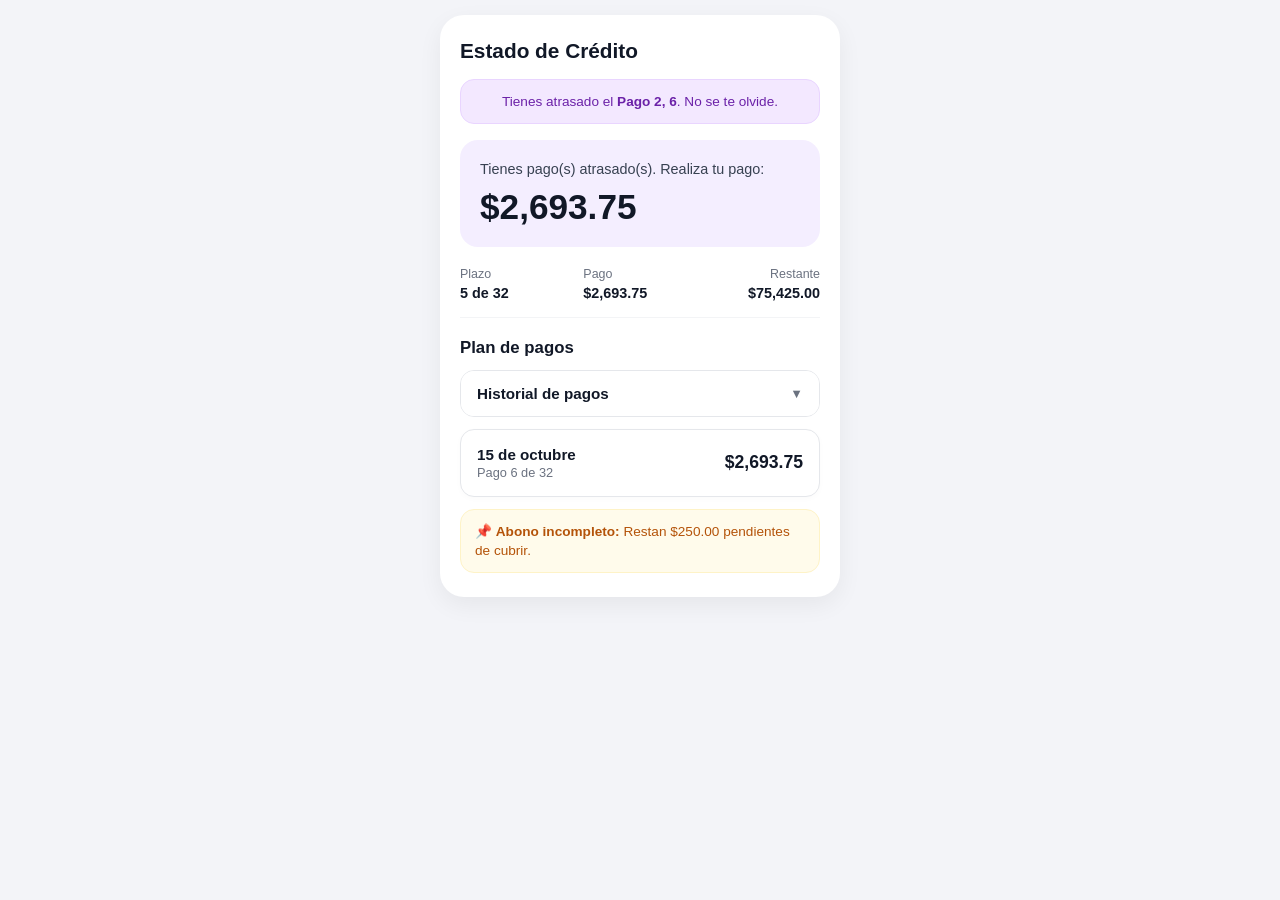
<file: index.html>
<!DOCTYPE html>
<html lang="es">
<head>
  <meta charset="UTF-8">
  <meta name="viewport" content="width=device-width, initial-scale=1.0">
  <title>Estado de Crédito</title>
  <style>
    * {
      box-sizing: border-box;
      margin: 0;
      padding: 0;
      font-family: -apple-system, BlinkMacSystemFont, "Segoe UI", Roboto, Helvetica, Arial, sans-serif;
    }

    body {
      background-color: #f3f4f8;
      color: #1a1a1a;
      display: flex;
      justify-content: center;
      align-items: flex-start;
      min-height: 100vh;
      padding: 15px;
    }

    .app-card {
      background: #ffffff;
      width: 100%;
      max-width: 400px;
      border-radius: 24px;
      padding: 24px 20px;
      box-shadow: 0 8px 24px rgba(0, 0, 0, 0.06);
    }

    .header-title {
      font-size: 1.3rem;
      font-weight: 700;
      color: #111827;
      margin-bottom: 16px;
    }

    /* ESTILO MORADO PASTEL / LILA SUAVE (PAGOS PENDIENTES) */
    .alerta-suave {
      background-color: #f3e8ff;
      border: 1px solid #e9d5ff;
      color: #6b21a8;
      padding: 12px 14px;
      border-radius: 14px;
      font-size: 0.85rem;
      text-align: center;
      line-height: 1.4;
      margin-bottom: 16px;
      font-weight: 500;
    }

    .hero-box {
      background-color: #f4eeff;
      border-radius: 18px;
      padding: 20px;
      margin-bottom: 20px;
    }

    .hero-text {
      font-size: 0.9rem;
      color: #374151;
      font-weight: 500;
      line-height: 1.3;
      margin-bottom: 8px;
    }

    .hero-price {
      font-size: 2.2rem;
      font-weight: 800;
      color: #111827;
    }

    .summary-grid {
      display: grid;
      grid-template-columns: repeat(3, 1fr);
      gap: 10px;
      border-bottom: 1px solid #f3f4f6;
      padding-bottom: 16px;
      margin-bottom: 20px;
    }

    .summary-item .label {
      font-size: 0.78rem;
      color: #6b7280;
      margin-bottom: 4px;
    }

    .summary-item .val {
      font-size: 0.9rem;
      font-weight: 700;
      color: #111827;
    }

    .section-label {
      font-size: 1.05rem;
      font-weight: 700;
      color: #111827;
      margin-bottom: 12px;
    }

    .dropdown-container {
      border: 1px solid #e5e7eb;
      border-radius: 14px;
      overflow: hidden;
      margin-bottom: 12px;
      background: #ffffff;
    }

    .dropdown-btn {
      width: 100%;
      padding: 14px 16px;
      background: #ffffff;
      border: none;
      display: flex;
      justify-content: space-between;
      align-items: center;
      font-size: 0.95rem;
      font-weight: 600;
      color: #111827;
      cursor: pointer;
    }

    .dropdown-btn span.arrow {
      font-size: 0.8rem;
      transition: transform 0.3s ease;
      color: #6b7280;
    }

    .dropdown-btn.active span.arrow {
      transform: rotate(180deg);
    }

    .dropdown-content {
      display: none;
      border-top: 1px solid #f3f4f6;
      background-color: #fafafa;
    }

    .history-item {
      padding: 12px 16px;
      display: flex;
      justify-content: space-between;
      align-items: center;
      border-bottom: 1px solid #f3f4f6;
    }

    .history-item:last-child {
      border-bottom: none;
    }

    .history-status-paid {
      font-size: 0.75rem;
      color: #059669;
      font-weight: 600;
    }

    .history-status-pending {
      font-size: 0.75rem;
      color: #dc2626;
      font-weight: 700;
    }

    .history-date {
      font-size: 0.75rem;
      color: #6b7280;
      margin-top: 2px;
    }

    .payment-card {
      border: 1px solid #e5e7eb;
      background-color: #ffffff;
      border-radius: 14px;
      padding: 16px;
      display: flex;
      justify-content: space-between;
      align-items: center;
      box-shadow: 0 2px 6px rgba(0,0,0,0.02);
    }

    .payment-date {
      font-size: 0.95rem;
      font-weight: 600;
      color: #111827;
    }

    .payment-num {
      font-size: 0.8rem;
      color: #6b7280;
      margin-top: 2px;
    }

    .payment-amount {
      font-size: 1.1rem;
      font-weight: 800;
      color: #111827;
    }

    /* ESTILO AMARILLO PASTEL SUAVE EN CSS */
    .alerta-incompleto-pastel {
      background-color: #fffbeb !important;
      border: 1px solid #fef3c7 !important;
      color: #b45309 !important;
      padding: 12px 14px;
      border-radius: 14px;
      font-size: 0.85rem;
      margin-top: 12px;
      line-height: 1.4;
    }
  </style>
</head>
<body>

  <div class="app-card">
    <div class="header-title" id="secretTrigger" style="cursor: default; user-select: none;">Estado de Crédito</div>

    <!-- AVISO SUPERIOR SUAVE -->
    <div id="bannerAtrasado" class="alerta-suave" style="display: none;">
      Tienes atrasado el <strong id="pagoAtrasadoTexto">Pago</strong>. No se te olvide.
    </div>

    <!-- TARJETA DESTACADA LILA -->
    <div class="hero-box">
      <div class="hero-text" id="displayAviso">Tienes pago(s) atrasado(s). Realiza tu pago:</div>
      <div class="hero-price" id="displayMontoPagar">$0.00</div>
    </div>

    <!-- RESUMEN DE DATOS -->
    <div class="summary-grid">
      <div class="summary-item">
        <div class="label">Plazo</div>
        <div class="val" id="displayPlazo">0 de 32</div>
      </div>
      <div class="summary-item">
        <div class="label">Pago</div>
        <div class="val" id="displayMontoQuincenal">$0.00</div>
      </div>
      <div class="summary-item" style="text-align: right;">
        <div class="label">Restante</div>
        <div class="val" id="displaySaldo">$0.00</div>
      </div>
    </div>

    <!-- PLAN DE PAGOS -->
    <div class="section-label">Plan de pagos</div>

    <!-- DESPLEGABLE HISTORIAL DE PAGOS -->
    <div class="dropdown-container" id="containerPagosRealizados" style="display: none;">
      <button class="dropdown-btn" onclick="togglePagos()">
        <span>Historial de pagos</span>
        <span class="arrow">▼</span>
      </button>
      <div class="dropdown-content" id="listaPagosRealizados">
        <!-- Se insertan con JavaScript -->
      </div>
    </div>

    <!-- PAGO VIGENTE O PENDIENTE -->
    <div class="payment-card">
      <div>
        <div class="payment-date" id="displayFecha">--</div>
        <div class="payment-num" id="displayPagoNum">Pago -- de 32</div>
      </div>
      <div class="payment-amount" id="displayMontoTarjeta">$0.00</div>
    </div>

    <!-- AVISO DE PAGO INCOMPLETO CON COLORES DIRECTOS PASTEL -->
    <div id="alertaIncompleto" class="alerta-incompleto-pastel" style="display: none; background-color: #fffbeb !important; border: 1px solid #fef3c7 !important; color: #b45309 !important;">
      📌 <strong>Abono incompleto:</strong> <span id="displayIncompleto">--</span>
    </div>
  </div>

  <script>
    fetch('datos.json?v=' + new Date().getTime())
      .then(response => response.json())
      .then(data => {
        const formatoMoneda = new Intl.NumberFormat('es-MX', {
          style: 'currency',
          currency: 'MXN'
        });

        const montoFormateado = formatoMoneda.format(data.montoPagar);
        const saldoFormateado = formatoMoneda.format(data.saldoActual);

        const pagoActual = parseInt(data.pagoActual) || 1;
        document.getElementById('displayPlazo').innerText = `${pagoActual - 1} de 32`;

        document.getElementById('displaySaldo').innerText = saldoFormateado;
        document.getElementById('displayPagoNum').innerText = `Pago ${data.pagoActual} de 32`;
        document.getElementById('displayFecha').innerText = data.fechaPago;
        document.getElementById('displayMontoPagar').innerText = montoFormateado;
        document.getElementById('displayMontoQuincenal').innerText = montoFormateado;
        document.getElementById('displayMontoTarjeta').innerText = montoFormateado;

        if (data.pagoAtrasado) {
          const detalleAtraso = data.pagoAtrasadoNum || `Pago ${data.pagoActual}`;
          const textoFinal = detalleAtraso.toString().toLowerCase().startsWith('pago') 
            ? detalleAtraso 
            : `Pago ${detalleAtraso}`;

          document.getElementById('pagoAtrasadoTexto').innerText = textoFinal;
          document.getElementById('bannerAtrasado').style.display = 'block';
          document.getElementById('displayAviso').innerText = 'Tienes pago(s) atrasado(s). Realiza tu pago:';
        } else {
          document.getElementById('bannerAtrasado').style.display = 'none';
          document.getElementById('displayAviso').innerText = 'Recuerda realizar tu pago quincenal puntualmente.';
        }

        const faltantes = data.pagosFaltantes || [];
        const fechasHistorial = data.fechasPagos || {};

        if (pagoActual > 1 || faltantes.length > 0) {
          const container = document.getElementById('containerPagosRealizados');
          const lista = document.getElementById('listaPagosRealizados');
          container.style.display = 'block';

          let htmlItems = '';
          for (let i = 1; i < pagoActual; i++) {
            const esFaltante = faltantes.includes(i);
            const fechaRealizado = fechasHistorial[i] || '';

            if (esFaltante) {
              htmlItems += `
                <div class="history-item" style="background-color: #fef2f2;">
                  <div>
                    <div style="font-size: 0.9rem; font-weight: 600; color: #991b1b;">Pago ${i} de 32</div>
                    <div class="history-status-pending">❌ Pendiente / No realizado</div>
                  </div>
                  <div style="font-size: 0.95rem; font-weight: 700; color: #991b1b;">${montoFormateado}</div>
                </div>
              `;
            } else {
              htmlItems += `
                <div class="history-item">
                  <div>
                    <div style="font-size: 0.9rem; font-weight: 600; color: #374151;">Pago ${i} de 32</div>
                    <div class="history-status-paid">✓ Realizado</div>
                    ${fechaRealizado ? `<div class="history-date">${fechaRealizado}</div>` : ''}
                  </div>
                  <div style="font-size: 0.95rem; font-weight: 700; color: #374151;">${montoFormateado}</div>
                </div>
              `;
            }
          }
          lista.innerHTML = htmlItems;
        }

        if (data.pagoIncompleto && data.montoFaltante > 0) {
          const faltante = formatoMoneda.format(data.montoFaltante);
          document.getElementById('displayIncompleto').innerText = `Restan ${faltante} pendientes de cubrir.`;
          document.getElementById('alertaIncompleto').style.display = 'block';
        } else {
          document.getElementById('alertaIncompleto').style.display = 'none';
        }
      })
      .catch(error => console.error('Error al cargar datos:', error));

    function togglePagos() {
      const content = document.getElementById('listaPagosRealizados');
      const btn = document.querySelector('.dropdown-btn');
      if (content.style.display === 'block') {
        content.style.display = 'none';
        btn.classList.remove('active');
      } else {
        content.style.display = 'block';
        btn.classList.add('active');
      }
    }

    let clicks = 0;
    document.getElementById('secretTrigger').addEventListener('click', () => {
      clicks++;
      if (clicks === 3) window.location.href = 'admin.html';
      setTimeout(() => { clicks = 0; }, 2000);
    });
  </script>
</body>
</html>
</file>
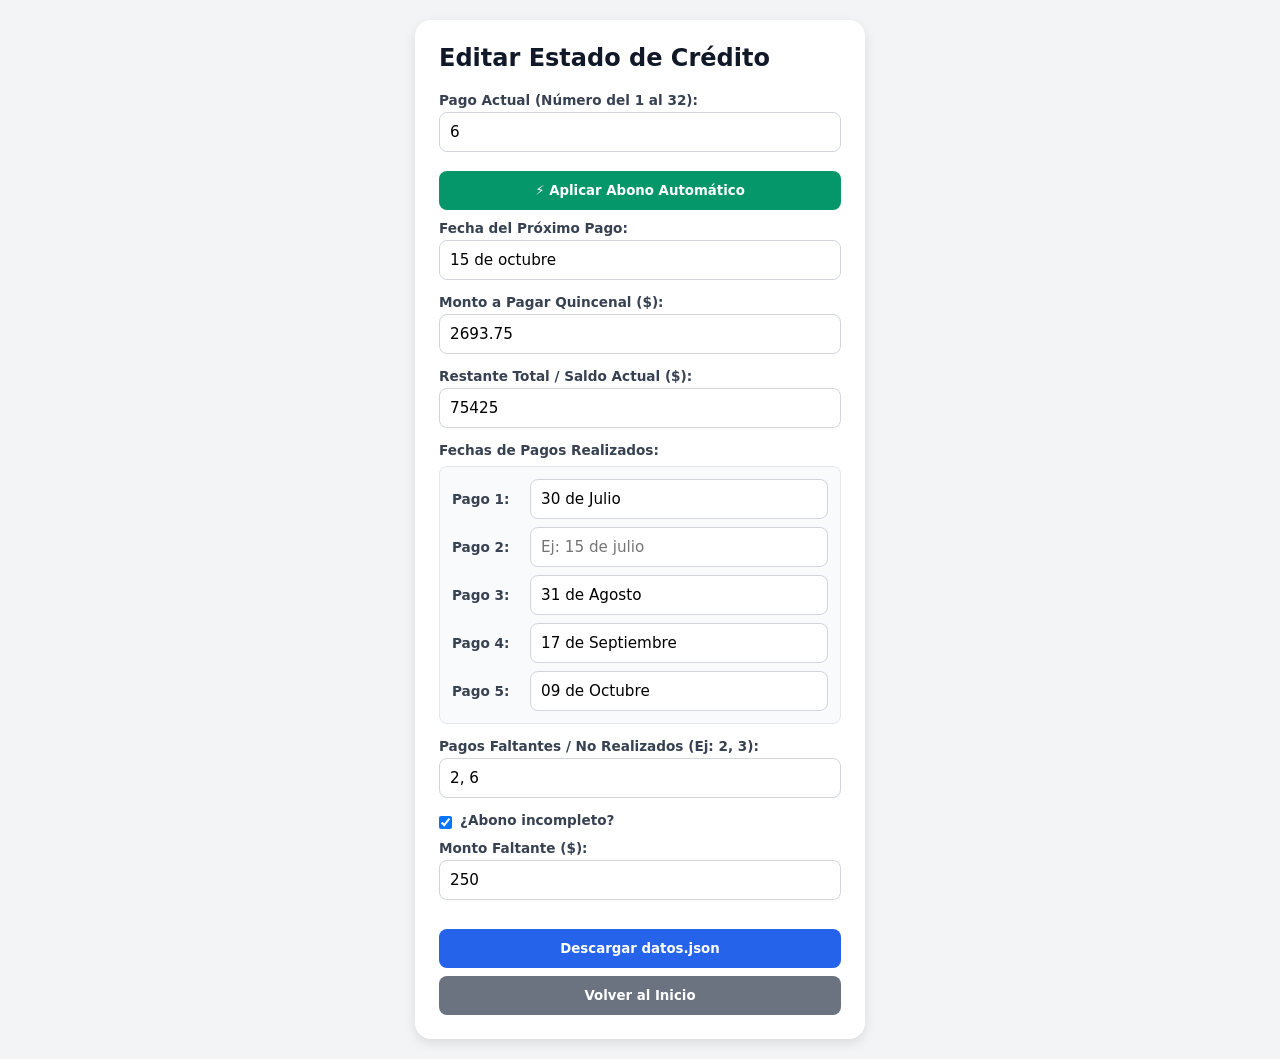
<file: admin.html>
<!DOCTYPE html>
<html lang="es">
<head>
  <meta charset="UTF-8">
  <meta name="viewport" content="width=device-width, initial-scale=1.0">
  <title>Panel de Administración</title>
  <style>
    * { box-sizing: border-box; margin: 0; padding: 0; font-family: system-ui, sans-serif; }
    body { background: #f3f4f6; padding: 20px; display: flex; justify-content: center; }
    .card { background: white; padding: 24px; border-radius: 16px; max-width: 450px; width: 100%; box-shadow: 0 4px 12px rgba(0,0,0,0.1); }
    h2 { margin-bottom: 20px; color: #111827; }
    .field { margin-bottom: 14px; }
    label { font-size: 0.85rem; font-weight: 600; color: #374151; display: block; margin-bottom: 4px; }
    input { width: 100%; padding: 10px; border: 1px solid #d1d5db; border-radius: 8px; font-size: 0.95rem; }
    .checkbox-group { display: flex; align-items: center; gap: 8px; margin-top: 10px; }
    .checkbox-group input { width: auto; }
    button { width: 100%; background: #2563eb; color: white; padding: 12px; border: none; border-radius: 8px; font-weight: 600; margin-top: 15px; cursor: pointer; }
    .abono-btn { background: #059669; margin-top: 5px; margin-bottom: 10px; }
    .abono-btn:hover { background: #047857; }
    .back-btn { background: #6b7280; margin-top: 8px; }
    .dates-box { background: #f9fafb; padding: 12px; border-radius: 8px; border: 1px solid #e5e7eb; margin-top: 8px; }
    .date-row { display: flex; align-items: center; gap: 8px; margin-bottom: 8px; }
    .date-row:last-child { margin-bottom: 0; }
    .date-row label { margin-bottom: 0; min-width: 70px; }
  </style>
</head>
<body>
  <div class="card">
    <h2>Editar Estado de Crédito</h2>
    
    <div class="field">
      <label>Pago Actual (Número del 1 al 32):</label>
      <input type="number" id="pagoActual" min="1" max="32" onchange="generarCamposFechas()">
    </div>

    <!-- BOTÓN DE APLICAR ABONO AUTOMÁTICO -->
    <button type="button" class="abono-btn" onclick="aplicarAbonoAutomatico()">⚡ Aplicar Abono Automático</button>

    <div class="field">
      <label>Fecha del Próximo Pago:</label>
      <input type="text" id="fechaPago">
    </div>

    <div class="field">
      <label>Monto a Pagar Quincenal ($):</label>
      <input type="number" step="0.01" id="montoPagar">
    </div>

    <div class="field">
      <label>Restante Total / Saldo Actual ($):</label>
      <input type="number" step="0.01" id="saldoActual">
    </div>

    <div class="field">
      <label>Fechas de Pagos Realizados:</label>
      <div id="contenedorFechas" class="dates-box">
        <span style="font-size: 0.8rem; color: #6b7280;">Sube el número de Pago Actual para registrar las fechas.</span>
      </div>
    </div>

    <div class="field">
      <label>Pagos Faltantes / No Realizados (Ej: 2, 3):</label>
      <input type="text" id="pagosFaltantes" placeholder="Números separados por comas">
    </div>

    <div class="checkbox-group">
      <input type="checkbox" id="pagoIncompleto">
      <label for="pagoIncompleto">¿Abono incompleto?</label>
    </div>

    <div class="field" id="boxIncompletoMonto" style="display: none; margin-top: 8px;">
      <label>Monto Faltante ($):</label>
      <input type="number" step="0.01" id="montoFaltante">
    </div>

    <button onclick="descargarJSON()">Descargar datos.json</button>
    <button class="back-btn" onclick="window.location.href='index.html'">Volver al Inicio</button>
  </div>

  <script>
    let fechasGuardadas = {};

    fetch('datos.json?v=' + new Date().getTime())
      .then(res => res.json())
      .then(data => {
        document.getElementById('pagoActual').value = data.pagoActual || 1;
        document.getElementById('fechaPago').value = data.fechaPago || '';
        document.getElementById('montoPagar').value = data.montoPagar || 0;
        document.getElementById('saldoActual').value = data.saldoActual || 0;
        document.getElementById('pagosFaltantes').value = (data.pagosFaltantes || []).join(', ');
        
        fechasGuardadas = data.fechasPagos || {};
        generarCamposFechas();

        document.getElementById('pagoIncompleto').checked = data.pagoIncompleto || false;
        document.getElementById('montoFaltante').value = data.montoFaltante || 0;
        document.getElementById('boxIncompletoMonto').style.display = data.pagoIncompleto ? 'block' : 'none';
      });

    // Función para aplicar la operación matemática de golpe
    function aplicarAbonoAutomatico() {
      let pagoInput = document.getElementById('pagoActual');
      let saldoInput = document.getElementById('saldoActual');
      let montoInput = document.getElementById('montoPagar');

      let pagoActual = parseInt(pagoInput.value) || 1;
      let saldoActual = parseFloat(saldoInput.value) || 0;
      let montoPagar = parseFloat(montoInput.value) || 0;

      // 1. Restar el monto del saldo actual
      let nuevoSaldo = saldoActual - montoPagar;
      if (nuevoSaldo < 0) nuevoSaldo = 0;
      saldoInput.value = nuevoSaldo.toFixed(2);

      // 2. Registrar la fecha de hoy automáticamente para el pago que se cubre
      const meses = ["enero", "febrero", "marzo", "abril", "mayo", "junio", "julio", "agosto", "septiembre", "octubre", "noviembre", "diciembre"];
      const hoy = new Date();
      const fechaHoyStr = `${hoy.getDate()} de ${meses[hoy.getMonth()]}`;
      
      // Guardar temporalmente en el objeto de fechas
      fechasGuardadas[pagoActual] = fechaHoyStr;

      // 3. Incrementar el número de pago actual en 1
      pagoInput.value = pagoActual + 1;

      // 4. Regenerar los campos de fechas en pantalla
      generarCamposFechas();

      alert(`¡Abono del Pago ${pagoActual} aplicado con éxito! Se restaron $${montoPagar.toFixed(2)} y el saldo restante ahora es $${nuevoSaldo.toFixed(2)}.`);
    }

    function generarCamposFechas() {
      const pagoActual = parseInt(document.getElementById('pagoActual').value) || 1;
      const container = document.getElementById('contenedorFechas');
      
      // Capturar los valores actuales de los inputs de fechas antes de redibujar
      for (let i = 1; i < pagoActual; i++) {
        const inputActual = document.getElementById(`fecha_pago_${i}`);
        if (inputActual) {
          fechasGuardadas[i] = inputActual.value;
        }
      }

      if (pagoActual <= 1) {
        container.innerHTML = '<span style="font-size: 0.8rem; color: #6b7280;">No hay pagos anteriores aún.</span>';
        return;
      }

      let html = '';
      for (let i = 1; i < pagoActual; i++) {
        const valorPrevio = fechasGuardadas[i] || '';
        html += `
          <div class="date-row">
            <label>Pago ${i}:</label>
            <input type="text" id="fecha_pago_${i}" value="${valorPrevio}" placeholder="Ej: 15 de julio">
          </div>
        `;
      }
      container.innerHTML = html;
    }

    document.getElementById('pagoIncompleto').addEventListener('change', (e) => {
      document.getElementById('boxIncompletoMonto').style.display = e.target.checked ? 'block' : 'none';
    });

    function descargarJSON() {
      const pagoActual = parseInt(document.getElementById('pagoActual').value) || 1;
      const fechasPagos = {};

      for (let i = 1; i < pagoActual; i++) {
        const input = document.getElementById(`fecha_pago_${i}`);
        if (input && input.value.trim() !== '') {
          fechasPagos[i] = input.value.trim();
        }
      }

      const faltantesStr = document.getElementById('pagosFaltantes').value;
      const faltantesArr = faltantesStr.split(',')
        .map(n => parseInt(n.trim()))
        .filter(n => !isNaN(n));

      const data = {
        pagoActual: pagoActual,
        fechaPago: document.getElementById('fechaPago').value,
        montoPagar: parseFloat(document.getElementById('montoPagar').value),
        saldoActual: parseFloat(document.getElementById('saldoActual').value),
        fechasPagos: fechasPagos,
        pagosFaltantes: faltantesArr,
        pagoIncompleto: document.getElementById('pagoIncompleto').checked,
        montoFaltante: parseFloat(document.getElementById('montoFaltante').value) || 0
      };

      const jsonStr = JSON.stringify(data, null, 2);
      const blob = new Blob([jsonStr], { type: 'application/json' });
      const url = URL.createObjectURL(blob);
      const a = document.createElement('a');
      a.href = url;
      a.download = 'datos.json';
      a.click();
    }
  </script>
</body>
</html>
</file>
